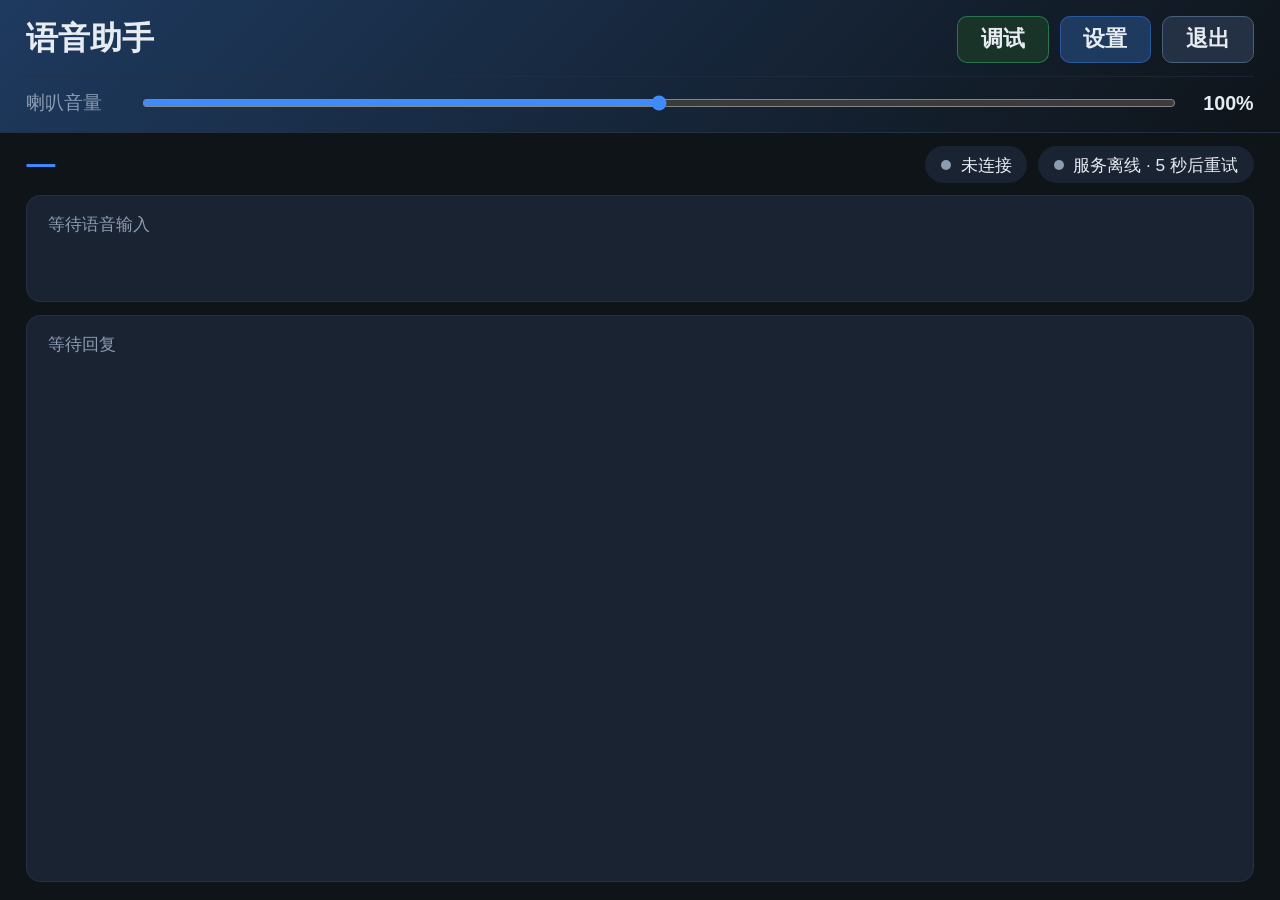
<file: agent/ui/index.html>
<!DOCTYPE html>
<html lang="zh-CN">
<head>
  <meta charset="UTF-8" />
  <meta name="viewport" content="width=device-width, initial-scale=1, maximum-scale=1, user-scalable=no" />
  <title>语音助手</title>
  <style>
    :root {
      --bg: #0f1419;
      --card: #1a2332;
      --accent: #3d8bfd;
      --ok: #3dd68c;
      --warn: #ffb020;
      --text: #e7ecf3;
      --muted: #8b9cb3;
    }
    * { box-sizing: border-box; }
    html {
      font-size: 24px;
    }
    html, body {
      margin: 0;
      height: 100%;
      overflow: hidden;
    }
    body {
      font-family: "Cantarell", "Noto Sans CJK SC", sans-serif;
      background: var(--bg);
      color: var(--text);
      display: flex;
      flex-direction: column;
    }
    header {
      flex: 0 0 auto;
      padding: 0.65rem 1.1rem;
      background: linear-gradient(135deg, #1e3a5f, #0f1419);
      border-bottom: 1px solid #243044;
    }
    .header-row {
      display: flex;
      align-items: center;
      justify-content: space-between;
      gap: 0.75rem;
    }
    .header-actions {
      display: flex;
      align-items: center;
      gap: 0.45rem;
      flex: 0 0 auto;
    }
    h1 { margin: 0; font-size: 1.35rem; font-weight: 600; }
    .exit-btn {
      flex: 0 0 auto;
      font: inherit;
      font-size: 0.9rem;
      font-weight: 600;
      padding: 0.4rem 0.95rem;
      border-radius: 10px;
      border: 1px solid #4a6078;
      background: #243044;
      color: var(--text);
      cursor: pointer;
      line-height: 1.2;
    }
    .exit-btn:hover { background: #2d3f56; }
    .exit-btn:active { background: #1a2838; }
    .settings-btn {
      flex: 0 0 auto;
      font: inherit;
      font-size: 0.9rem;
      font-weight: 600;
      padding: 0.4rem 0.95rem;
      border-radius: 10px;
      border: 1px solid #3d8bfd66;
      background: #1e3a5f;
      color: var(--text);
      cursor: pointer;
      line-height: 1.2;
    }
    .settings-btn:hover { background: #254a75; }
    .debug-btn {
      flex: 0 0 auto;
      font: inherit;
      font-size: 0.9rem;
      font-weight: 600;
      padding: 0.4rem 0.95rem;
      border-radius: 10px;
      border: 1px solid #3dd68c66;
      background: #1a3328;
      color: var(--text);
      cursor: pointer;
      line-height: 1.2;
    }
    .debug-btn:hover { background: #214032; }
    .modal.debug-modal {
      width: min(100%, 920px);
    }
    .debug-toolbar {
      display: flex;
      align-items: center;
      justify-content: space-between;
      gap: 0.75rem;
      margin-bottom: 0.65rem;
      flex-wrap: wrap;
    }
    .debug-badges {
      display: flex;
      flex-wrap: wrap;
      gap: 0.35rem;
    }
    .debug-badge {
      font-size: 0.68rem;
      padding: 0.18rem 0.45rem;
      border-radius: 999px;
      border: 1px solid #243044;
      background: #0f1419;
      color: var(--muted);
    }
    .debug-badge.ok { color: var(--ok); border-color: #3dd68c55; }
    .debug-badge.bad { color: #ff7b72; border-color: #ff7b7255; }
    .debug-pre {
      margin: 0;
      padding: 0.75rem 0.85rem;
      background: #0b1016;
      border: 1px solid #243044;
      border-radius: 12px;
      font-family: "DejaVu Sans Mono", "Consolas", monospace;
      font-size: 0.62rem;
      line-height: 1.45;
      white-space: pre-wrap;
      word-break: break-word;
      max-height: 62vh;
      overflow: auto;
      color: #d7dee8;
    }
    .debug-status {
      min-height: 1rem;
      font-size: 0.72rem;
      color: var(--muted);
      margin-bottom: 0.45rem;
    }
    .debug-audio-panel {
      margin-bottom: 0.75rem;
      padding: 0.75rem 0.85rem;
      border: 1px solid #243044;
      border-radius: 12px;
      background: #121820;
    }
    .debug-audio-panel h3 {
      margin: 0 0 0.55rem;
      font-size: 0.88rem;
      font-weight: 600;
    }
    .debug-audio-note {
      margin: 0 0 0.65rem;
      font-size: 0.68rem;
      color: var(--muted);
      line-height: 1.45;
    }
    .debug-audio-row {
      display: flex;
      flex-wrap: wrap;
      align-items: center;
      gap: 0.45rem;
      margin-bottom: 0.45rem;
    }
    .debug-audio-row label {
      display: flex;
      align-items: center;
      gap: 0.35rem;
      font-size: 0.72rem;
      color: var(--muted);
    }
    .debug-audio-row input[type="number"] {
      width: 3.2rem;
      font: inherit;
      font-size: 0.82rem;
      padding: 0.25rem 0.35rem;
      border-radius: 8px;
      border: 1px solid #243044;
      background: #0f1419;
      color: var(--text);
    }
    .debug-audio-btn {
      font: inherit;
      font-size: 0.78rem;
      font-weight: 600;
      padding: 0.35rem 0.75rem;
      border-radius: 9px;
      border: 1px solid #4a6078;
      background: #243044;
      color: var(--text);
      cursor: pointer;
    }
    .debug-audio-btn:hover { background: #2d3f56; }
    .debug-audio-btn:disabled {
      opacity: 0.45;
      cursor: not-allowed;
    }
    .debug-audio-btn.active {
      background: #4a2518;
      border-color: #ffb020;
      color: #ffd699;
    }
    .debug-audio-status {
      min-height: 1.1rem;
      font-size: 0.7rem;
      color: var(--warn);
      line-height: 1.4;
    }
    .volume-bar {
      display: flex;
      align-items: center;
      gap: 0.55rem;
      margin-top: 0.55rem;
      padding-top: 0.55rem;
      border-top: 1px solid #24304488;
    }
    .volume-bar label {
      flex: 0 0 auto;
      font-size: 0.78rem;
      color: var(--muted);
      min-width: 4.2rem;
    }
    .volume-bar input[type="range"] {
      flex: 1 1 auto;
      width: auto;
      min-width: 0;
      accent-color: var(--accent);
    }
    .volume-val {
      flex: 0 0 auto;
      font-size: 0.82rem;
      font-weight: 600;
      color: var(--text);
      min-width: 2.6rem;
      text-align: right;
    }
    .modal-backdrop {
      position: fixed;
      inset: 0;
      background: rgba(0, 0, 0, 0.55);
      display: none;
      align-items: center;
      justify-content: center;
      padding: 1rem;
      z-index: 20;
    }
    .modal-backdrop.open { display: flex; }
    .modal {
      width: min(100%, 520px);
      max-height: 90vh;
      overflow: auto;
      background: var(--card);
      border: 1px solid #243044;
      border-radius: 16px;
      padding: 1rem 1.1rem 1.1rem;
    }
    .modal h2 {
      margin: 0 0 0.85rem;
      font-size: 1.15rem;
    }
    .field {
      margin-bottom: 0.85rem;
    }
    .field label {
      display: block;
      font-size: 0.78rem;
      color: var(--muted);
      margin-bottom: 0.35rem;
    }
    .field select,
    .field input[type="range"] {
      width: 100%;
      font: inherit;
      font-size: 0.95rem;
    }
    .field select {
      padding: 0.45rem 0.55rem;
      border-radius: 10px;
      border: 1px solid #243044;
      background: #0f1419;
      color: var(--text);
    }
    .range-row {
      display: flex;
      align-items: center;
      gap: 0.55rem;
    }
    .range-val {
      min-width: 3.2rem;
      text-align: right;
      font-size: 0.82rem;
      color: var(--muted);
    }
    .modal-note {
      font-size: 0.72rem;
      color: var(--muted);
      margin: 0.2rem 0 0.85rem;
      line-height: 1.45;
    }
    .modal-actions {
      display: flex;
      justify-content: flex-end;
      gap: 0.55rem;
      margin-top: 0.35rem;
    }
    .btn-secondary,
    .btn-primary {
      font: inherit;
      font-size: 0.88rem;
      font-weight: 600;
      padding: 0.42rem 0.95rem;
      border-radius: 10px;
      cursor: pointer;
      border: 1px solid #4a6078;
    }
    .btn-secondary {
      background: #243044;
      color: var(--text);
    }
    .btn-primary {
      background: var(--accent);
      border-color: var(--accent);
      color: #fff;
    }
    .settings-status {
      min-height: 1.1rem;
      font-size: 0.72rem;
      color: var(--warn);
      margin-top: 0.35rem;
    }
    main {
      flex: 1 1 auto;
      min-height: 0;
      display: flex;
      flex-direction: column;
      padding: 0.55rem 1.1rem 0.75rem;
      overflow: hidden;
    }
    .top-bar {
      flex: 0 0 auto;
      display: flex;
      align-items: center;
      justify-content: space-between;
      gap: 0.6rem;
      margin-bottom: 0.5rem;
      min-height: 0;
    }
    .state-big {
      flex: 0 0 auto;
      font-size: 1.2rem;
      font-weight: 700;
      letter-spacing: 0.03em;
      color: var(--accent);
      white-space: nowrap;
    }
    .status-row {
      flex: 0 1 auto;
      display: flex;
      gap: 0.45rem;
      flex-wrap: wrap;
      align-items: center;
      justify-content: flex-end;
    }
    .pill {
      display: inline-flex;
      align-items: center;
      gap: 0.4rem;
      padding: 0.28rem 0.65rem;
      border-radius: 999px;
      background: var(--card);
      font-size: 0.72rem;
    }
    .dot {
      width: 10px;
      height: 10px;
      border-radius: 50%;
      background: var(--muted);
    }
    .dot.on { background: var(--ok); box-shadow: 0 0 8px var(--ok); }
    .dot.busy { background: var(--warn); box-shadow: 0 0 8px var(--warn); }
    .cards {
      flex: 1 1 auto;
      min-height: 0;
      display: flex;
      flex-direction: column;
      gap: 0.55rem;
      overflow: hidden;
    }
    .card {
      flex: 1 1 0;
      min-height: 0;
      background: var(--card);
      border-radius: 14px;
      padding: 0.65rem 0.85rem;
      border: 1px solid #243044;
      display: flex;
      flex-direction: column;
      overflow: hidden;
    }
    .card.user-card {
      flex: 0 0 auto;
      min-height: calc(1.05rem * 1.5 * 2 + 1.3rem);
    }
    .card.reply-card {
      flex: 1 1 auto;
      min-height: 0;
    }
    .card p {
      flex: 1 1 auto;
      margin: 0;
      line-height: 1.5;
      font-size: 1.05rem;
      word-break: break-word;
      overflow: hidden;
      display: -webkit-box;
      -webkit-box-orient: vertical;
    }
    .card.user-card p {
      -webkit-line-clamp: 2;
    }
    .card.reply-card p {
      font-size: 1.1rem;
      -webkit-line-clamp: 18;
    }
    .card p.hint {
      font-size: 0.72rem;
      color: var(--muted);
      white-space: nowrap;
      display: block;
      -webkit-line-clamp: unset;
      overflow: hidden;
      text-overflow: ellipsis;
    }
  </style>
</head>
<body>
  <header>
    <div class="header-row">
      <h1>语音助手</h1>
      <div class="header-actions">
        <button id="debugBtn" class="debug-btn" type="button">调试</button>
        <button id="settingsBtn" class="settings-btn" type="button">设置</button>
        <button id="exitBtn" class="exit-btn" type="button">退出</button>
      </div>
    </div>
    <div class="volume-bar">
      <label for="speakerVolMain">喇叭音量</label>
      <input id="speakerVolMain" type="range" min="0" max="100" step="1" />
      <span id="speakerVolMainVal" class="volume-val">100%</span>
    </div>
  </header>
  <div id="settingsModal" class="modal-backdrop" aria-hidden="true">
    <div class="modal" role="dialog" aria-labelledby="settingsTitle">
      <h2 id="settingsTitle">语音设置</h2>
      <p class="modal-note">输出设备随输入配置自动切换。对话进行中无法更换音频设备。</p>
      <div class="field">
        <label for="audioProfile">输入设备</label>
        <select id="audioProfile"></select>
      </div>
      <div class="field">
        <label for="voiceId">音色</label>
        <select id="voiceId"></select>
      </div>
      <div class="field">
        <label for="speed">语速</label>
        <div class="range-row">
          <input id="speed" type="range" min="0.7" max="1.4" step="0.05" />
          <span id="speedVal" class="range-val">1.0</span>
        </div>
      </div>
      <div class="field" id="usbVolField">
        <label for="usbMicVol">USB 麦克风增益</label>
        <div class="range-row">
          <input id="usbMicVol" type="range" min="8000" max="24660" step="500" />
          <span id="usbMicVolVal" class="range-val">20000</span>
        </div>
      </div>
      <div class="field">
        <label for="speakerVol">喇叭音量</label>
        <div class="range-row">
          <input id="speakerVol" type="range" min="0" max="100" step="1" />
          <span id="speakerVolVal" class="range-val">100%</span>
        </div>
      </div>
      <div class="field">
        <label for="vadThreshold">VAD 灵敏度（越高越不敏感）</label>
        <div class="range-row">
          <input id="vadThreshold" type="range" min="0.35" max="0.75" step="0.01" />
          <span id="vadThresholdVal" class="range-val">0.58</span>
        </div>
      </div>
      <div class="field">
        <label for="vadSilence">句尾静音时长（秒）</label>
        <div class="range-row">
          <input id="vadSilence" type="range" min="0.35" max="1.0" step="0.01" />
          <span id="vadSilenceVal" class="range-val">0.68</span>
        </div>
      </div>
      <div class="field">
        <label for="vadTail">句尾补录（毫秒）</label>
        <div class="range-row">
          <input id="vadTail" type="range" min="0" max="600" step="25" />
          <span id="vadTailVal" class="range-val">350</span>
        </div>
      </div>
      <div id="settingsStatus" class="settings-status"></div>
      <div class="modal-actions">
        <button id="settingsCancel" class="btn-secondary" type="button">取消</button>
        <button id="settingsSave" class="btn-primary" type="button">保存</button>
      </div>
    </div>
  </div>
  <div id="debugModal" class="modal-backdrop" aria-hidden="true">
    <div class="modal debug-modal" role="dialog" aria-labelledby="debugTitle">
      <div class="debug-toolbar">
        <h2 id="debugTitle">开发者调试</h2>
        <div class="debug-badges" id="debugBadges"></div>
      </div>
      <p class="modal-note">Orchestrator / 音频 / ASR / TTS / LLM / 进程 / 系统 / 日志尾部。仅供开发排查。</p>
      <div class="debug-audio-panel">
        <h3>音频调试（绕过 ASR/TTS）</h3>
        <p class="debug-audio-note">录音/回放/直通会暂时暂停语音助手聆听，完成后自动恢复。</p>
        <div class="debug-audio-row">
          <label>时长(秒)<input id="debugRecSec" type="number" min="1" max="30" value="5" /></label>
          <button id="debugRecBtn" class="debug-audio-btn" type="button">录音</button>
          <button id="debugPlayBtn" class="debug-audio-btn" type="button">回放</button>
          <button id="debugPassBtn" class="debug-audio-btn" type="button">直通对话</button>
        </div>
        <div id="debugAudioStatus" class="debug-audio-status"></div>
      </div>
      <div id="debugStatus" class="debug-status">点击「刷新」获取最新信息。</div>
      <pre id="debugBody" class="debug-pre">（尚未加载）</pre>
      <div class="modal-actions">
        <button id="debugCopy" class="btn-secondary" type="button">复制</button>
        <button id="debugRefresh" class="btn-secondary" type="button">刷新</button>
        <button id="debugClose" class="btn-primary" type="button">关闭</button>
      </div>
    </div>
  </div>
  <main>
    <div class="top-bar">
      <div id="state" class="state-big">—</div>
      <div class="status-row">
        <span class="pill"><span id="wsDot" class="dot"></span><span id="wsLabel">连接中…</span></span>
        <span class="pill"><span id="svcDot" class="dot"></span><span id="svcLabel">服务检测中…</span></span>
      </div>
    </div>
    <div class="cards">
      <div class="card user-card">
        <p id="asr" class="hint">等待语音输入</p>
      </div>
      <div class="card reply-card">
        <p id="reply" class="hint">等待回复</p>
      </div>
    </div>
  </main>
  <script>
    const WS_HOST = location.hostname || "127.0.0.1";
    const WS_URL = `ws://${WS_HOST}:8765/ws`;
    const stateEl = document.getElementById("state");
    const asrEl = document.getElementById("asr");
    const replyEl = document.getElementById("reply");
    const wsDot = document.getElementById("wsDot");
    const wsLabel = document.getElementById("wsLabel");
    const svcDot = document.getElementById("svcDot");
    const svcLabel = document.getElementById("svcLabel");
    const settingsBtn = document.getElementById("settingsBtn");
    const debugBtn = document.getElementById("debugBtn");
    const debugModal = document.getElementById("debugModal");
    const debugBody = document.getElementById("debugBody");
    const debugStatus = document.getElementById("debugStatus");
    const debugBadges = document.getElementById("debugBadges");
    const debugRefresh = document.getElementById("debugRefresh");
    const debugClose = document.getElementById("debugClose");
    const debugCopy = document.getElementById("debugCopy");
    const debugRecSec = document.getElementById("debugRecSec");
    const debugRecBtn = document.getElementById("debugRecBtn");
    const debugPlayBtn = document.getElementById("debugPlayBtn");
    const debugPassBtn = document.getElementById("debugPassBtn");
    const debugAudioStatus = document.getElementById("debugAudioStatus");
    const settingsModal = document.getElementById("settingsModal");
    const settingsCancel = document.getElementById("settingsCancel");
    const settingsSave = document.getElementById("settingsSave");
    const settingsStatus = document.getElementById("settingsStatus");
    const audioProfileEl = document.getElementById("audioProfile");
    const voiceIdEl = document.getElementById("voiceId");
    const speedEl = document.getElementById("speed");
    const speedValEl = document.getElementById("speedVal");
    const usbVolField = document.getElementById("usbVolField");
    const usbMicVolEl = document.getElementById("usbMicVol");
    const usbMicVolValEl = document.getElementById("usbMicVolVal");
    const speakerVolMainEl = document.getElementById("speakerVolMain");
    const speakerVolMainValEl = document.getElementById("speakerVolMainVal");
    const speakerVolEl = document.getElementById("speakerVol");
    const speakerVolValEl = document.getElementById("speakerVolVal");
    const vadThresholdEl = document.getElementById("vadThreshold");
    const vadThresholdValEl = document.getElementById("vadThresholdVal");
    const vadSilenceEl = document.getElementById("vadSilence");
    const vadSilenceValEl = document.getElementById("vadSilenceVal");
    const vadTailEl = document.getElementById("vadTail");
    const vadTailValEl = document.getElementById("vadTailVal");

    let wsRef = null;
    let settingsDraft = null;
    let speakerSaveTimer = null;
    let speakerSyncLock = false;
    let debugAudioBusy = false;
    let debugPassthrough = false;

    const STATE_ZH = {
      IDLE: "空闲",
      LISTEN: "聆听中",
      ASR: "识别中",
      LLM: "思考中",
      TTS: "播放中",
    };

    let llmBuf = "";

    function setContent(el, text, isHint) {
      el.textContent = text;
      el.classList.toggle("hint", !!isHint);
    }

    function setWs(on, text) {
      wsDot.className = "dot" + (on ? " on" : "");
      wsLabel.textContent = text;
    }

    function setSvc(on, text) {
      svcDot.className = "dot" + (on ? " on" : on === "busy" ? " busy" : "");
      if (on === "busy") svcDot.className = "dot busy";
      svcLabel.textContent = text;
    }

    document.getElementById("exitBtn").addEventListener("click", () => {
      window.close();
      setTimeout(() => { window.location.href = "about:blank"; }, 150);
    });

    function bindRange(input, label, fmt = (v) => v) {
      input.addEventListener("input", () => {
        label.textContent = fmt(input.value);
      });
    }
    bindRange(speedEl, speedValEl, (v) => Number(v).toFixed(2));
    bindRange(usbMicVolEl, usbMicVolValEl);
    bindRange(vadThresholdEl, vadThresholdValEl, (v) => Number(v).toFixed(2));
    bindRange(vadSilenceEl, vadSilenceValEl, (v) => Number(v).toFixed(2));
    bindRange(vadTailEl, vadTailValEl);
    bindRange(speakerVolMainEl, speakerVolMainValEl, (v) => `${Number(v)}%`);
    bindRange(speakerVolEl, speakerVolValEl, (v) => `${Number(v)}%`);

    function setSpeakerVolumeUi(value) {
      const v = Number(value);
      speakerSyncLock = true;
      speakerVolMainEl.value = v;
      speakerVolMainValEl.textContent = `${v}%`;
      speakerVolEl.value = v;
      speakerVolValEl.textContent = `${v}%`;
      speakerSyncLock = false;
    }

    function queueSpeakerVolumeSave(value) {
      if (speakerSaveTimer) clearTimeout(speakerSaveTimer);
      speakerSaveTimer = setTimeout(() => {
        if (!wsRef || wsRef.readyState !== WebSocket.OPEN) return;
        wsRef.send(JSON.stringify({
          type: "settings_set",
          patch: { speaker_volume: Number(value) },
        }));
      }, 350);
    }

    function onSpeakerVolumeInput(value) {
      if (speakerSyncLock) return;
      setSpeakerVolumeUi(value);
      queueSpeakerVolumeSave(value);
    }

    speakerVolMainEl.addEventListener("input", (ev) => onSpeakerVolumeInput(ev.target.value));
    speakerVolEl.addEventListener("input", (ev) => onSpeakerVolumeInput(ev.target.value));

    function openSettings() {
      settingsStatus.textContent = "";
      settingsModal.classList.add("open");
      settingsModal.setAttribute("aria-hidden", "false");
      if (wsRef && wsRef.readyState === WebSocket.OPEN) {
        wsRef.send(JSON.stringify({ type: "settings_get" }));
      }
    }

    function closeSettings() {
      settingsModal.classList.remove("open");
      settingsModal.setAttribute("aria-hidden", "true");
    }

    function setDebugAudioUi() {
      debugRecBtn.disabled = debugAudioBusy || debugPassthrough;
      debugPlayBtn.disabled = debugAudioBusy || debugPassthrough;
      debugPassBtn.disabled = debugAudioBusy;
      debugPassBtn.textContent = debugPassthrough ? "停止直通" : "直通对话";
      debugPassBtn.classList.toggle("active", debugPassthrough);
    }

    function sendDebugAudio(action, extra = {}) {
      if (!wsRef || wsRef.readyState !== WebSocket.OPEN) {
        debugAudioStatus.textContent = "未连接语音服务。";
        return;
      }
      debugAudioBusy = action === "record";
      setDebugAudioUi();
      debugAudioStatus.textContent = action === "record"
        ? `录音中（${extra.seconds || 5}s）…`
        : action === "play"
          ? "回放中…"
          : action === "passthrough_start"
            ? "正在开启直通…"
            : action === "passthrough_stop"
              ? "正在停止直通…"
              : "处理中…";
      wsRef.send(JSON.stringify({ type: "debug_audio", action, ...extra }));
    }

    function applyDebugAudioResult(msg) {
      debugAudioBusy = false;
      debugPassthrough = !!msg.passthrough;
      setDebugAudioUi();
      if (msg.message) {
        debugAudioStatus.textContent = msg.message;
      } else if (!msg.ok) {
        debugAudioStatus.textContent = msg.error || "操作失败";
      }
      if (msg.analysis && msg.analysis.lines) {
        debugAudioStatus.textContent += " · " + (msg.analysis.verdict || msg.analysis.summary || "");
      }
    }

    function openDebug() {
      debugModal.classList.add("open");
      debugModal.setAttribute("aria-hidden", "false");
      refreshDebug();
    }

    function closeDebug() {
      debugModal.classList.remove("open");
      debugModal.setAttribute("aria-hidden", "true");
    }

    function renderDebugBadges(snap) {
      debugBadges.innerHTML = "";
      const add = (label, ok) => {
        const el = document.createElement("span");
        el.className = "debug-badge " + (ok ? "ok" : "bad");
        el.textContent = label;
        debugBadges.appendChild(el);
      };
      const agent = snap.agent || {};
      const proc = snap.processes || {};
      const llm = snap.llm || {};
      add(`状态 ${agent.state || "?"}`, agent.state === "LISTEN" || agent.state === "IDLE");
      add(`arecord ${proc.arecord ? "OK" : "OFF"}`, !!proc.arecord);
      add(`LLM ${llm.ping_ok ? "OK" : "FAIL"}`, !!llm.ping_ok);
      add(`orch ${proc.orchestrator ? "OK" : "OFF"}`, !!proc.orchestrator);
    }

    function fillDebugSnapshot(snap) {
      debugBody.textContent = snap.text || "（无文本输出）";
      debugStatus.textContent = `更新时间：${snap.generated_at || "未知"}`;
      renderDebugBadges(snap);
      if (snap.debug_audio) {
        debugPassthrough = !!snap.debug_audio.passthrough;
        setDebugAudioUi();
      }
    }

    function refreshDebug() {
      if (!wsRef || wsRef.readyState !== WebSocket.OPEN) {
        debugStatus.textContent = "未连接语音服务，无法获取调试信息。";
        return;
      }
      debugStatus.textContent = "加载中…";
      wsRef.send(JSON.stringify({ type: "debug_get" }));
    }

    function fillSettings(snap) {
      settingsDraft = snap;
      audioProfileEl.innerHTML = "";
      (snap.audio_profiles || []).forEach((p) => {
        const opt = document.createElement("option");
        opt.value = p.id;
        opt.textContent = p.label;
        audioProfileEl.appendChild(opt);
      });
      audioProfileEl.value = snap.audio_profile || "auto";
      audioProfileEl.disabled = snap.can_change_audio === false;

      voiceIdEl.innerHTML = "";
      (snap.voices || []).forEach((v) => {
        const opt = document.createElement("option");
        opt.value = v.id;
        opt.textContent = v.available ? v.label : `${v.label}（未安装）`;
        opt.disabled = !v.available;
        voiceIdEl.appendChild(opt);
      });
      voiceIdEl.value = snap.voice_id || "baker";

      speedEl.min = snap.speed_min || 0.7;
      speedEl.max = snap.speed_max || 1.4;
      speedEl.value = snap.speed || 1.0;
      speedValEl.textContent = Number(speedEl.value).toFixed(2);

      const showUsb = snap.usb_mic_supported || snap.active_audio_profile === "fy_sp701";
      usbVolField.style.display = showUsb ? "block" : "none";
      usbMicVolEl.max = snap.usb_mic_volume_max || 24660;
      usbMicVolEl.value = snap.usb_mic_volume || 20000;
      usbMicVolValEl.textContent = usbMicVolEl.value;

      const speakerVol = snap.speaker_volume ?? 100;
      setSpeakerVolumeUi(speakerVol);

      const vad = snap.vad || {};
      vadThresholdEl.value = vad.threshold ?? 0.58;
      vadThresholdValEl.textContent = Number(vadThresholdEl.value).toFixed(2);
      vadSilenceEl.value = vad.min_silence_duration ?? 0.68;
      vadSilenceValEl.textContent = Number(vadSilenceEl.value).toFixed(2);
      vadTailEl.value = vad.speech_tail_pad_ms ?? 350;
      vadTailValEl.textContent = vadTailEl.value;
    }

    function collectPatch() {
      return {
        audio_profile: audioProfileEl.value,
        voice_id: voiceIdEl.value,
        speed: Number(speedEl.value),
        usb_mic_volume: Number(usbMicVolEl.value),
        speaker_volume: Number(speakerVolEl.value),
        vad: {
          threshold: Number(vadThresholdEl.value),
          min_silence_duration: Number(vadSilenceEl.value),
          speech_tail_pad_ms: Number(vadTailEl.value),
        },
      };
    }

    settingsBtn.addEventListener("click", openSettings);
    debugBtn.addEventListener("click", openDebug);
    settingsCancel.addEventListener("click", closeSettings);
    debugClose.addEventListener("click", closeDebug);
    debugRefresh.addEventListener("click", refreshDebug);
    debugCopy.addEventListener("click", async () => {
      try {
        await navigator.clipboard.writeText(debugBody.textContent || "");
        debugStatus.textContent = "已复制到剪贴板。";
      } catch {
        debugStatus.textContent = "复制失败，请手动选择文本。";
      }
    });
    debugRecBtn.addEventListener("click", () => {
      const seconds = Math.max(1, Math.min(30, Number(debugRecSec.value) || 5));
      debugRecSec.value = String(seconds);
      sendDebugAudio("record", { seconds });
    });
    debugPlayBtn.addEventListener("click", () => sendDebugAudio("play"));
    debugPassBtn.addEventListener("click", () => {
      sendDebugAudio(debugPassthrough ? "passthrough_stop" : "passthrough_start");
    });
    setDebugAudioUi();
    settingsModal.addEventListener("click", (ev) => {
      if (ev.target === settingsModal) closeSettings();
    });
    debugModal.addEventListener("click", (ev) => {
      if (ev.target === debugModal) closeDebug();
    });
    settingsSave.addEventListener("click", () => {
      if (!wsRef || wsRef.readyState !== WebSocket.OPEN) {
        settingsStatus.textContent = "未连接语音服务，无法保存。";
        return;
      }
      settingsStatus.textContent = "保存中…";
      wsRef.send(JSON.stringify({ type: "settings_set", patch: collectPatch() }));
    });

    function connect() {
      const ws = new WebSocket(WS_URL);
      wsRef = ws;
      ws.onopen = () => {
        setWs(true, "已连接");
        setSvc(true, "语音服务正常");
        ws.send(JSON.stringify({ type: "settings_get" }));
      };
      ws.onclose = () => {
        setWs(false, "未连接");
        setSvc(false, "服务离线 · 5 秒后重试");
        setTimeout(connect, 5000);
      };
      ws.onerror = () => setWs(false, "连接错误");
      ws.onmessage = (ev) => {
        let msg;
        try { msg = JSON.parse(ev.data); } catch { return; }
        if (msg.type === "state" && msg.value) {
          stateEl.textContent = STATE_ZH[msg.value] || msg.value;
          setSvc(msg.value !== "IDLE" ? "busy" : true, msg.value === "IDLE" ? "语音服务正常" : "对话进行中");
        }
        if (msg.type === "asr_final" && msg.text) {
          setContent(asrEl, msg.text, false);
          llmBuf = "";
          setContent(replyEl, "…", false);
        }
        if (msg.type === "asr_partial" && msg.text) setContent(asrEl, msg.text + " …", false);
        if (msg.type === "llm_token" && msg.text) {
          llmBuf += msg.text;
          setContent(replyEl, llmBuf, false);
        }
        if (msg.type === "reply_final" && msg.text) {
          llmBuf = msg.text;
          setContent(replyEl, msg.text, false);
        }
        if (msg.type === "settings_snapshot") {
          fillSettings(msg);
          if (msg.state) {
            stateEl.textContent = STATE_ZH[msg.state] || msg.state;
          }
        }
        if (msg.type === "settings_applied") {
          if (msg.ok) {
            settingsStatus.textContent = msg.restart_vad
              ? "已保存，音频参数已热更新。"
              : "已保存。";
            fillSettings(msg);
            setTimeout(closeSettings, 700);
          } else if ((msg.errors || []).includes("busy")) {
            settingsStatus.textContent = "对话进行中，请稍后再切换音频设备。";
            fillSettings(msg);
          } else {
            settingsStatus.textContent = "保存失败，请重试。";
          }
        }
        if (msg.type === "voice_settings") {
          if (settingsModal.classList.contains("open") && wsRef) {
            wsRef.send(JSON.stringify({ type: "settings_get" }));
          }
        }
        if (msg.type === "debug_snapshot") {
          fillDebugSnapshot(msg);
        }
        if (msg.type === "debug_audio_result") {
          applyDebugAudioResult(msg);
        }
      };
    }
    connect();
  </script>
</body>
</html>
</file>
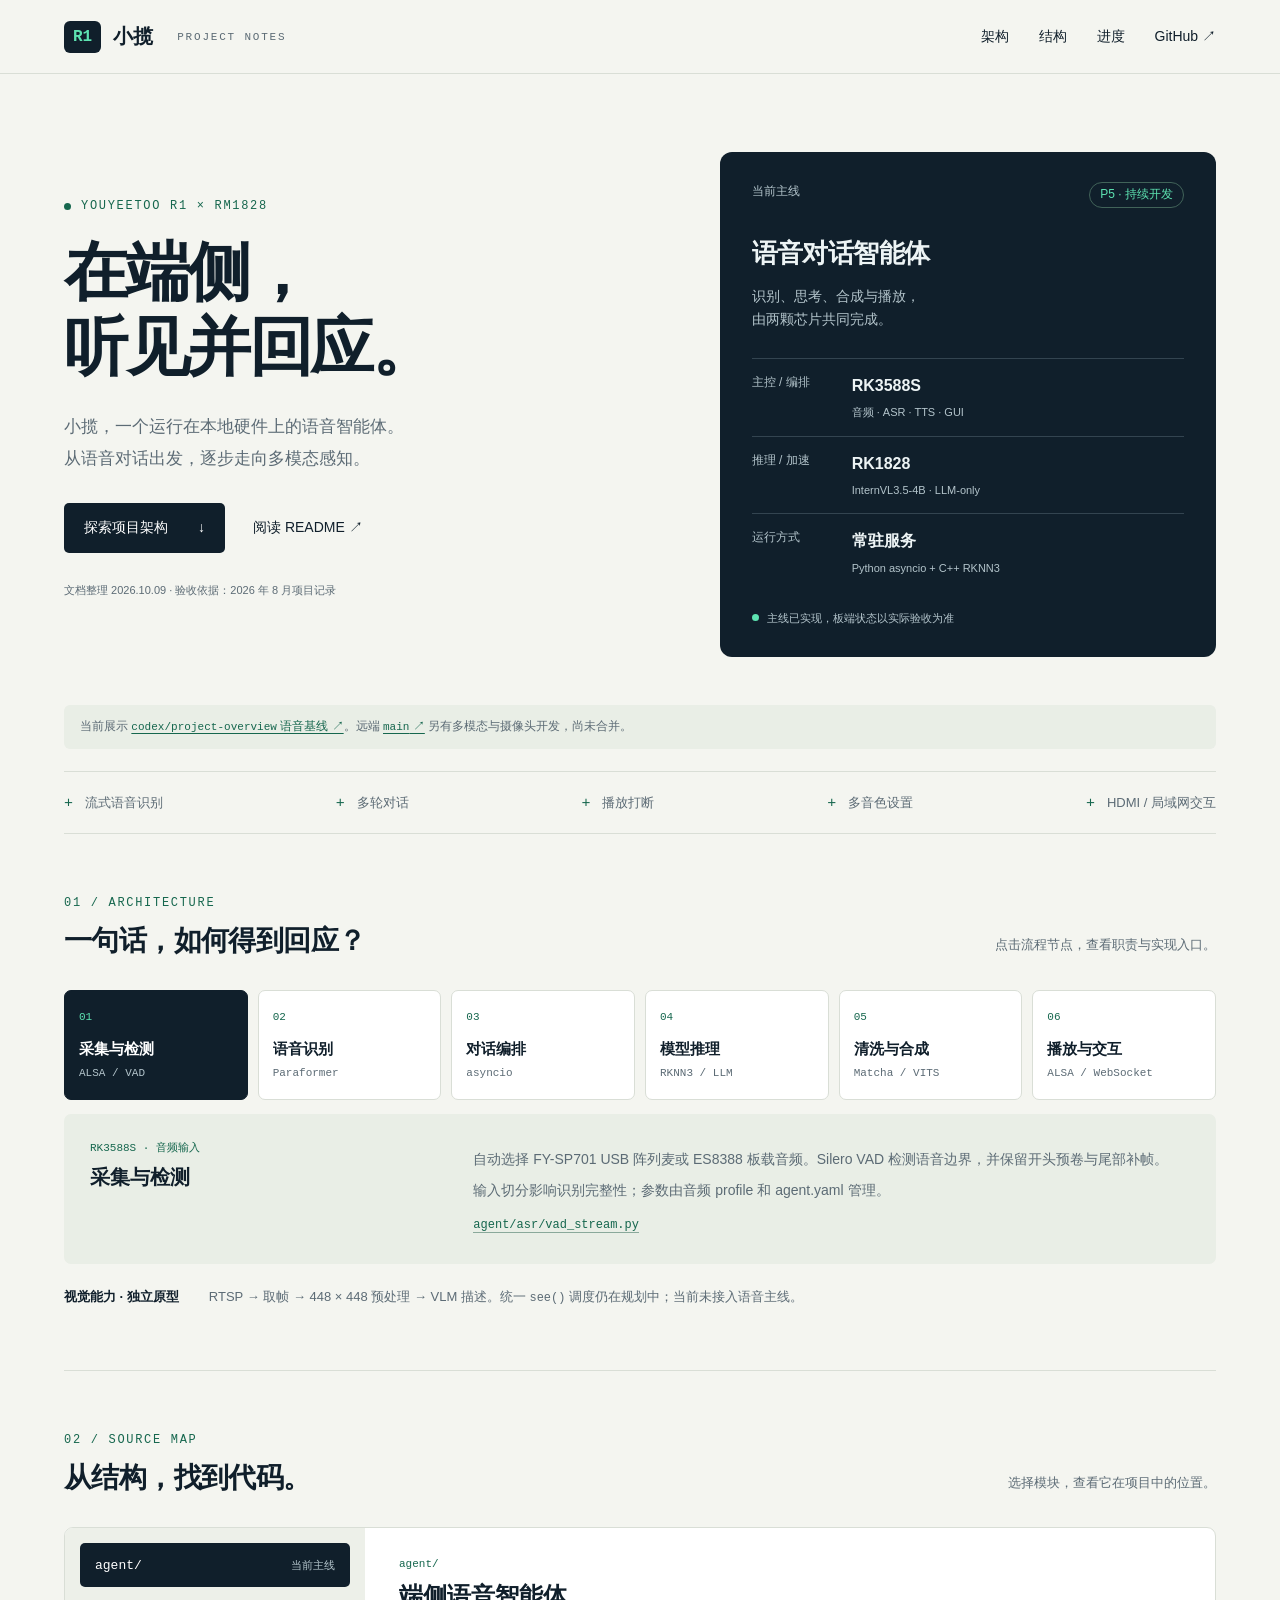
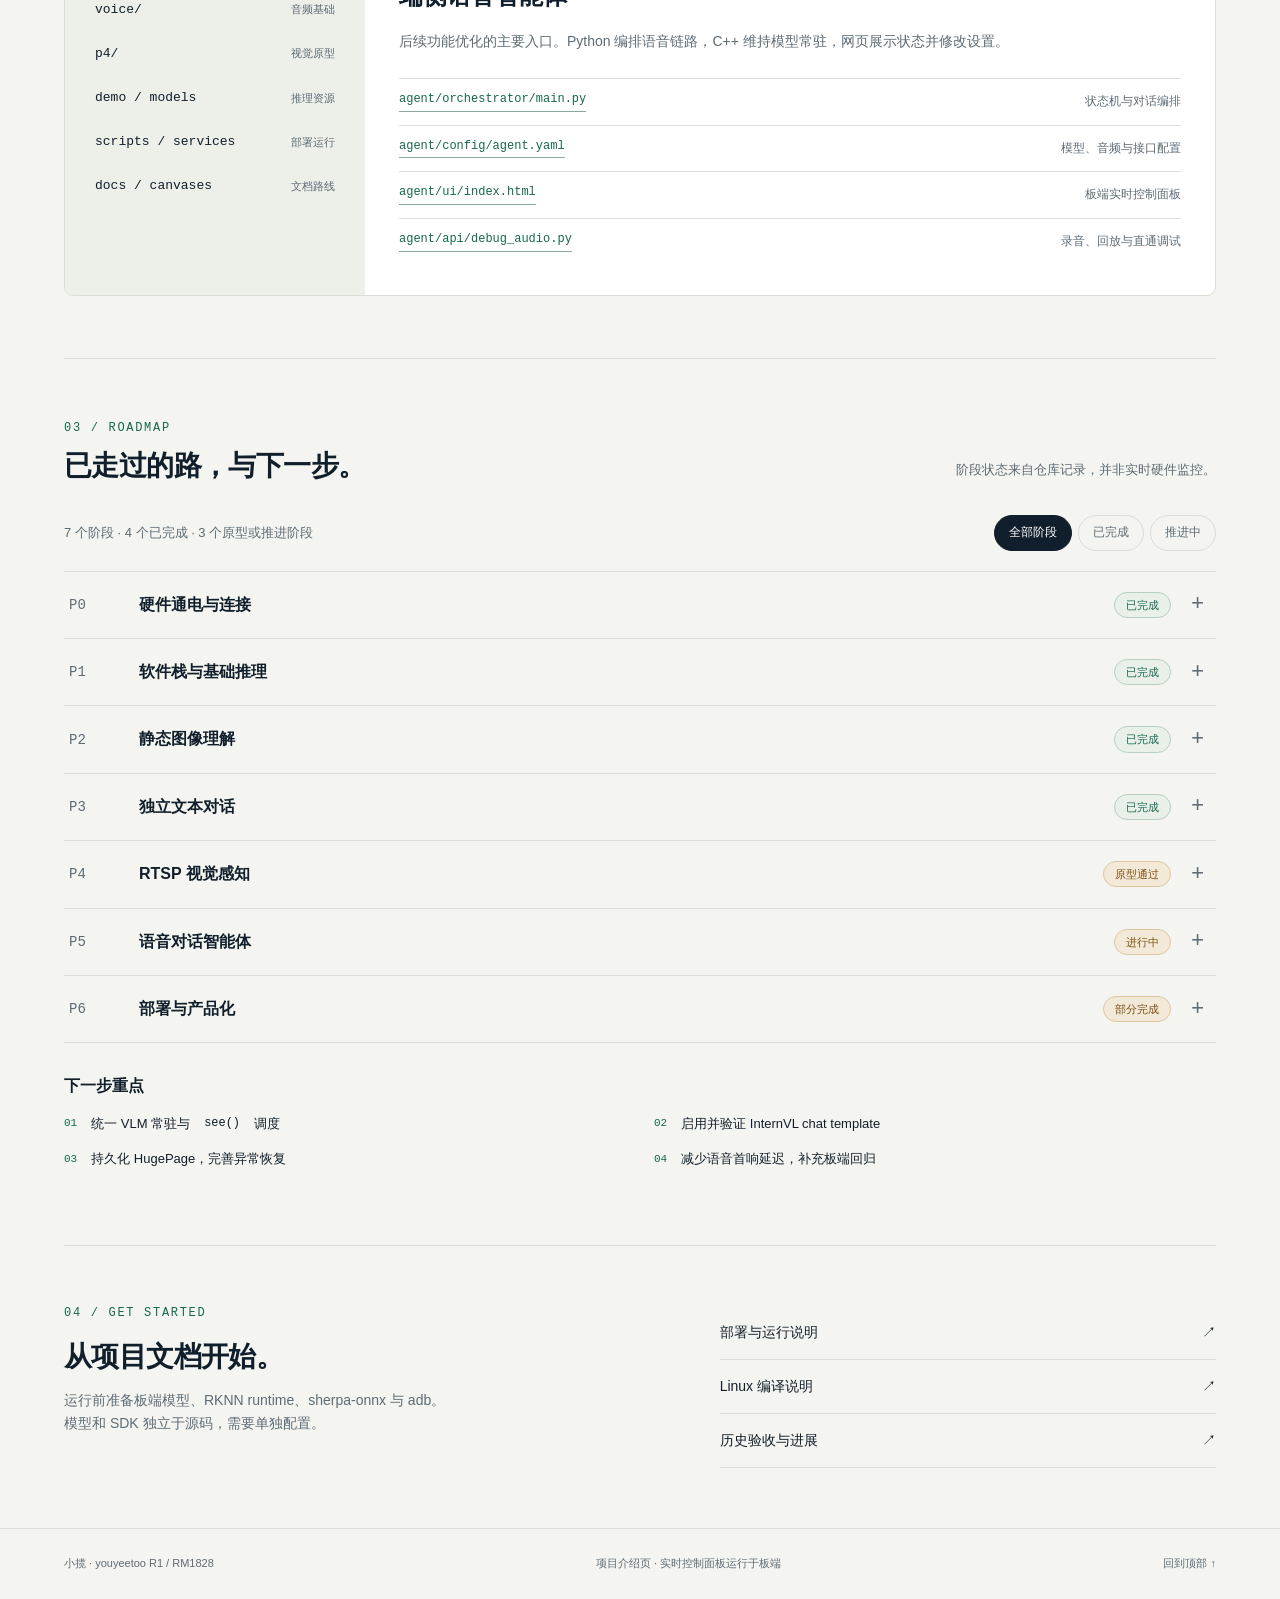
<file: docs/site/index.html>
<!doctype html>
<html lang="zh-CN">
<head>
  <meta charset="utf-8">
  <meta name="viewport" content="width=device-width,initial-scale=1">
  <meta name="description" content="小揽：基于 youyeetoo R1 与 RK1828 的端侧语音智能体，探索项目架构、模块与开发进度。">
  <meta name="theme-color" content="#101f2b">
  <title>小揽 · R1 端侧智能体 | 项目与进度</title>
  <link rel="icon" type="image/svg+xml" href="data:image/svg+xml,%3Csvg xmlns='http://www.w3.org/2000/svg' viewBox='0 0 32 32'%3E%3Crect width='32' height='32' rx='8' fill='%23101f2b'/%3E%3Cpath d='M8 10v12m8-16v20m8-16v12' stroke='%235de3b1' stroke-width='3' stroke-linecap='round'/%3E%3C/svg%3E">
  <link rel="stylesheet" href="style.css">
  <script src="data.js" defer></script>
  <script src="app.js" defer></script>
</head>
<body>
<a class="skip" href="#main">跳到项目内容</a>
<header class="top"><a class="brand" href="#overview"><span class="mark">R1</span> 小揽 <span class="brand-sub">PROJECT NOTES</span></a><nav aria-label="主要导航"><a href="#architecture">架构</a><a href="#modules">结构</a><a href="#progress">进度</a><a id="repo-top" href="https://github.com/xiaolaohu123wf/youyeetoo3588s_vlm">GitHub ↗</a></nav></header>
<main id="main">
<section class="hero" id="overview">
  <div class="hero-copy"><p class="eyebrow"><span class="dot"></span> YOUYEETOO R1 × RM1828</p><h1>在端侧，<br>听见并回应。</h1><p class="intro">小揽，一个运行在本地硬件上的语音智能体。<br>从语音对话出发，逐步走向多模态感知。</p><div class="hero-actions"><a class="primary" href="#architecture">探索项目架构 <span>↓</span></a><a class="text-link" href="https://github.com/xiaolaohu123wf/youyeetoo3588s_vlm/blob/codex/project-overview/README.md">阅读 README ↗</a></div><p class="date-note">文档整理 <time datetime="2026-10-09">2026.10.09</time> · 验收依据：2026 年 8 月项目记录</p></div>
  <aside class="brief" aria-label="项目概况"><div class="brief-head"><span>当前主线</span><span class="status">P5 · 持续开发</span></div><h2>语音对话智能体</h2><p>识别、思考、合成与播放，<br>由两颗芯片共同完成。</p><dl><div><dt>主控 / 编排</dt><dd>RK3588S <small>音频 · ASR · TTS · GUI</small></dd></div><div><dt>推理 / 加速</dt><dd>RK1828 <small>InternVL3.5-4B · LLM-only</small></dd></div><div><dt>运行方式</dt><dd>常驻服务 <small>Python asyncio + C++ RKNN3</small></dd></div></dl><div class="brief-foot"><span class="dot"></span> 主线已实现，板端状态以实际验收为准</div></aside>
</section>
<p class="branch-note">当前展示 <a href="https://github.com/xiaolaohu123wf/youyeetoo3588s_vlm/tree/codex/project-overview"><code>codex/project-overview</code> 语音基线 ↗</a>。远端 <a href="https://github.com/xiaolaohu123wf/youyeetoo3588s_vlm/tree/main"><code>main</code> ↗</a> 另有多模态与摄像头开发，尚未合并。</p>
<div class="cap-strip"><span>流式语音识别</span><span>多轮对话</span><span>播放打断</span><span>多音色设置</span><span>HDMI / 局域网交互</span></div>
<section id="architecture" class="section"><div class="section-head"><div><p class="eyebrow">01 / ARCHITECTURE</p><h2>一句话，如何得到回应？</h2></div><p>点击流程节点，查看职责与实现入口。</p></div><div class="pipeline" id="pipeline" role="group" aria-label="语音流程节点"></div><div class="detail" id="node-detail" aria-live="polite"></div><div class="architecture-note"><strong>视觉能力 · 独立原型</strong><p>RTSP → 取帧 → 448 × 448 预处理 → VLM 描述。统一 <code>see()</code> 调度仍在规划中；当前未接入语音主线。</p></div></section>
<section id="modules" class="section"><div class="section-head"><div><p class="eyebrow">02 / SOURCE MAP</p><h2>从结构，找到代码。</h2></div><p>选择模块，查看它在项目中的位置。</p></div><div class="module-layout"><div id="module-list" class="module-list" role="group" aria-label="项目模块"></div><article id="module-detail" class="module-detail" aria-live="polite"></article></div></section>
<section id="progress" class="section"><div class="section-head"><div><p class="eyebrow">03 / ROADMAP</p><h2>已走过的路，与下一步。</h2></div><p>阶段状态来自仓库记录，并非实时硬件监控。</p></div><div class="progress-head"><p id="progress-summary"></p><div class="filters" role="group" aria-label="筛选阶段"><button class="active" type="button" data-filter="all" aria-pressed="true">全部阶段</button><button type="button" data-filter="done" aria-pressed="false">已完成</button><button type="button" data-filter="open" aria-pressed="false">推进中</button></div></div><div id="stages" class="stages"></div><p id="empty" hidden>没有匹配的阶段。</p><div class="next"><h3>下一步重点</h3><ul><li><span>01</span>统一 VLM 常驻与 <code>see()</code> 调度</li><li><span>02</span>启用并验证 InternVL chat template</li><li><span>03</span>持久化 HugePage，完善异常恢复</li><li><span>04</span>减少语音首响延迟，补充板端回归</li></ul></div></section>
<section class="getting"><div><p class="eyebrow">04 / GET STARTED</p><h2>从项目文档开始。</h2><p>运行前准备板端模型、RKNN runtime、sherpa-onnx 与 adb。<br>模型和 SDK 独立于源码，需要单独配置。</p></div><div class="getting-links"><a href="https://github.com/xiaolaohu123wf/youyeetoo3588s_vlm/blob/codex/project-overview/README.md">部署与运行说明 <span>↗</span></a><a href="https://github.com/xiaolaohu123wf/youyeetoo3588s_vlm/blob/codex/project-overview/agent/docs/BUILD_LINUX.md">Linux 编译说明 <span>↗</span></a><a href="https://github.com/xiaolaohu123wf/youyeetoo3588s_vlm/blob/codex/project-overview/PROGRESS.md">历史验收与进展 <span>↗</span></a></div></section>
</main><footer><span>小揽 · youyeetoo R1 / RM1828</span><span>项目介绍页 · 实时控制面板运行于板端</span><a href="#overview">回到顶部 ↑</a></footer>
<noscript><p class="no-js">交互式架构与阶段详情需要 JavaScript。完整内容也可在 <a href="https://github.com/xiaolaohu123wf/youyeetoo3588s_vlm/blob/codex/project-overview/README.md">README</a> 中阅读。</p></noscript>
</body>
</html>
</file>
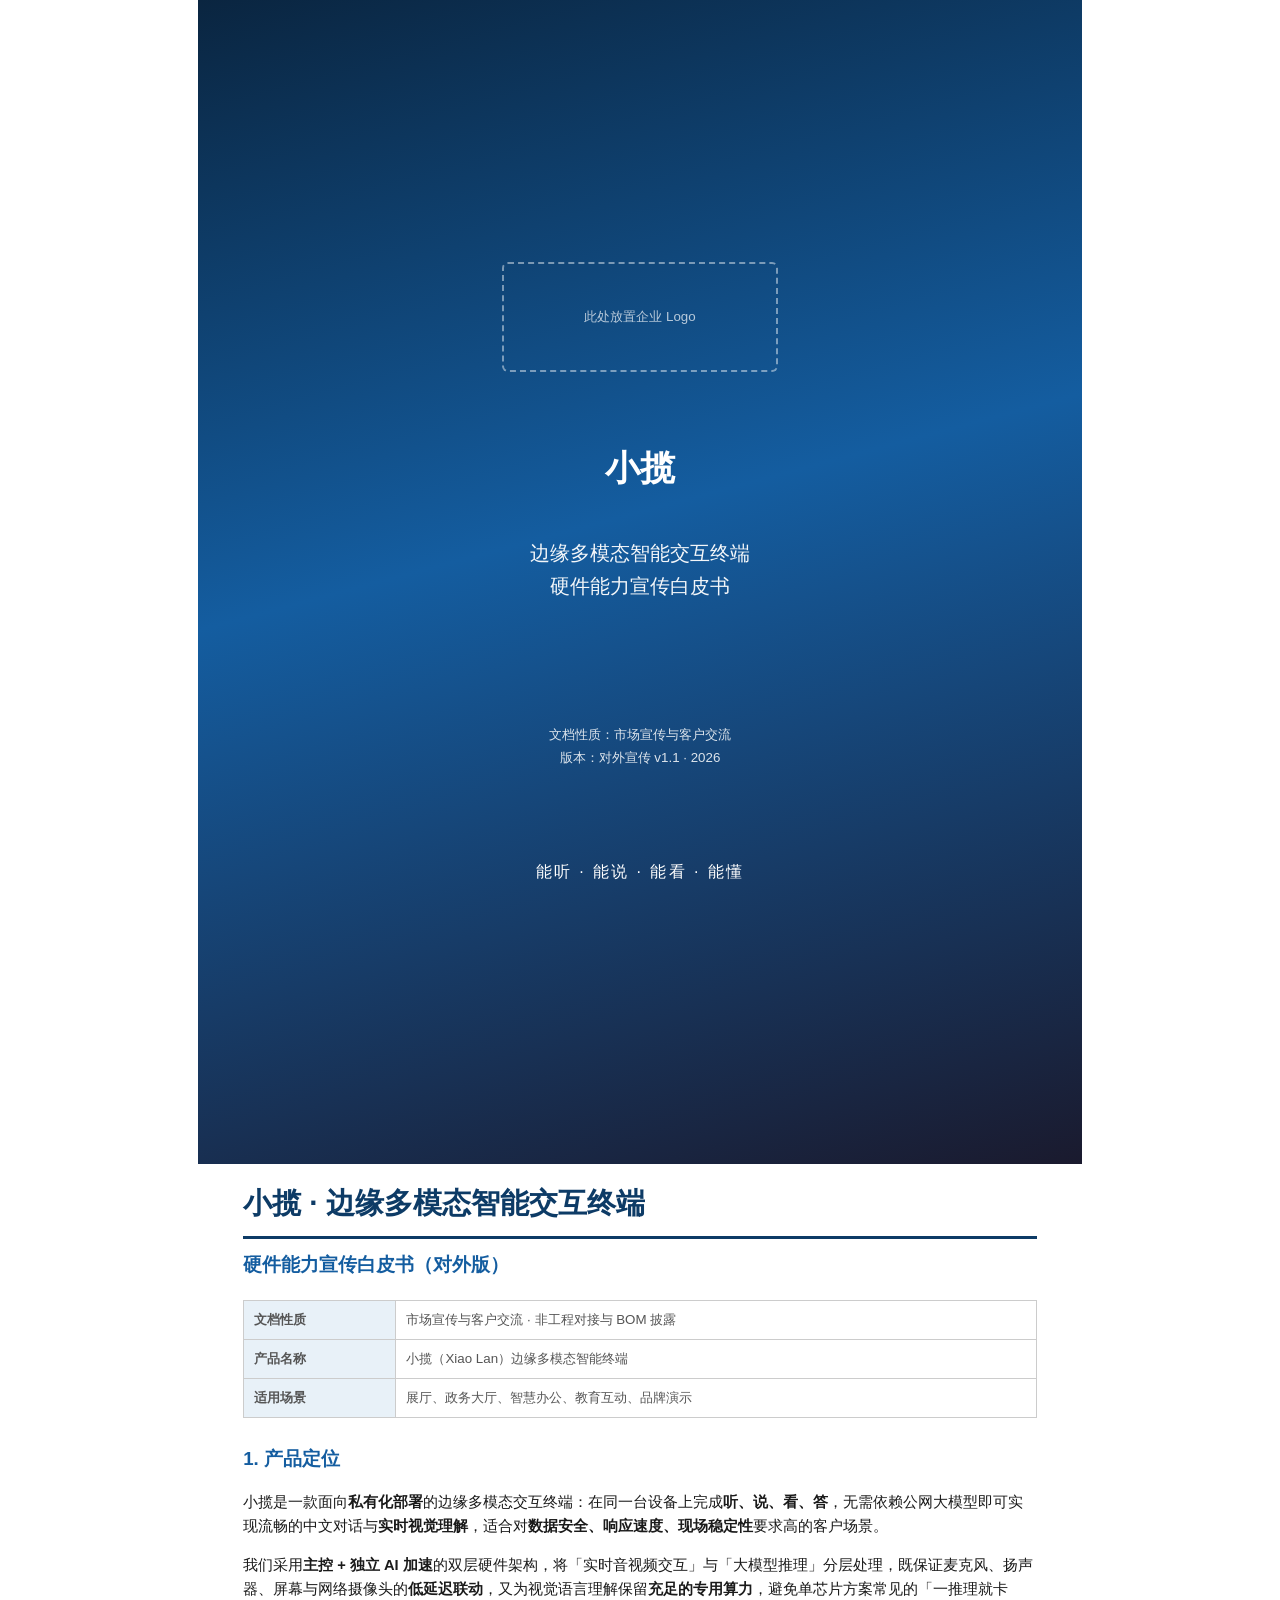
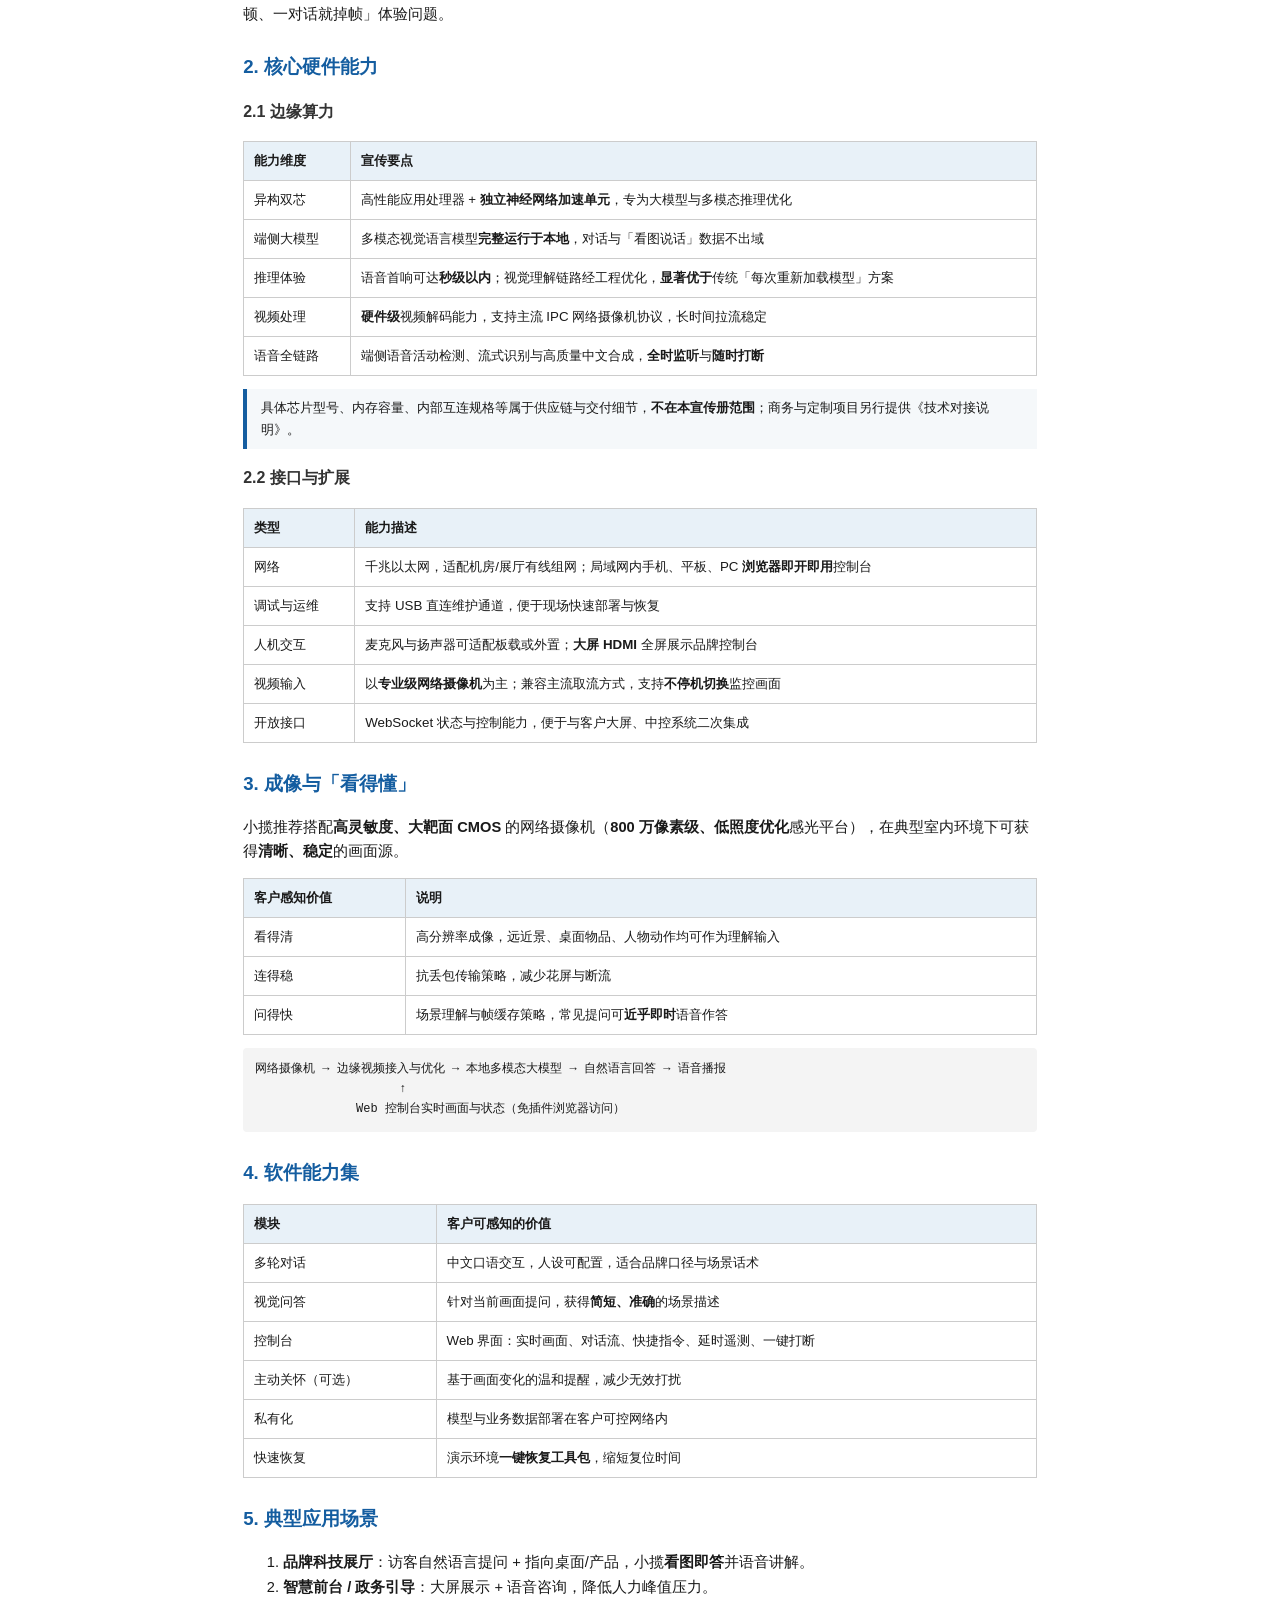
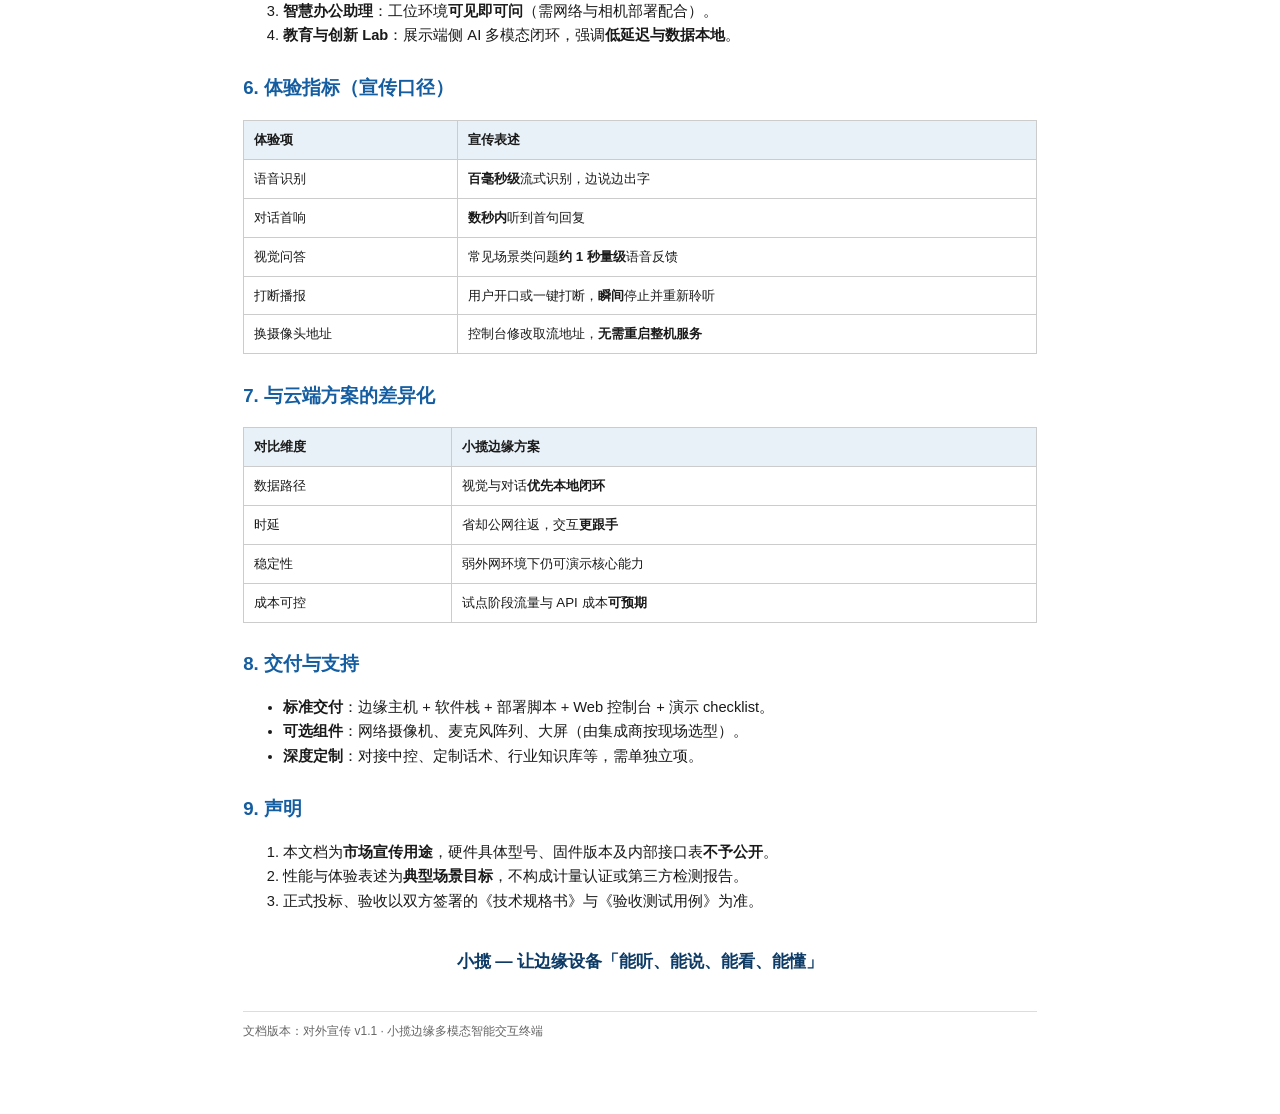
<file: agent/docs/HARDWARE_WHITEPAPER_MARKETING.html>
<!DOCTYPE html>
<html lang="zh-CN">
<head>
  <meta charset="UTF-8" />
  <title>小揽 · 边缘多模态智能交互终端 — 硬件能力宣传白皮书</title>
  <style>
    @page { size: A4; margin: 18mm 18mm 22mm 18mm; }
    body {
      font-family: "Microsoft YaHei", "PingFang SC", "SimHei", sans-serif;
      font-size: 11pt;
      line-height: 1.65;
      color: #1a1a1a;
      max-width: 210mm;
      margin: 0 auto;
      padding: 0 12mm 16mm;
    }
    .cover {
      min-height: 260mm;
      display: flex;
      flex-direction: column;
      justify-content: center;
      align-items: center;
      text-align: center;
      page-break-after: always;
      background: linear-gradient(165deg, #0a2540 0%, #145da0 45%, #1a1a2e 100%);
      color: #fff;
      margin: 0 -12mm;
      padding: 24mm 20mm;
    }
    .cover .logo-slot {
      width: 72mm; height: 28mm; border: 2px dashed rgba(255,255,255,0.45);
      border-radius: 6px; display: flex; align-items: center; justify-content: center;
      font-size: 10pt; color: rgba(255,255,255,0.7); margin-bottom: 18mm;
    }
    .cover h1 { font-size: 26pt; color: #fff; border: none; margin: 0 0 12px; }
    .cover .subtitle { font-size: 15pt; font-weight: normal; opacity: 0.95; margin-bottom: 28mm; }
    .cover .cover-meta { font-size: 10pt; line-height: 1.8; opacity: 0.85; }
    .cover .cover-tag { margin-top: 20mm; font-size: 12pt; letter-spacing: 0.15em; }
    .content-start { padding-top: 4mm; }
    .print-header, .print-footer {
      display: none;
    }
    h1 { font-size: 22pt; color: #0d3b66; border-bottom: 3px solid #0d3b66; padding-bottom: 8px; margin-top: 0; }
    h2 { font-size: 14pt; color: #145da0; margin-top: 1.4em; page-break-after: avoid; }
    h3 { font-size: 12pt; color: #333; margin-top: 1em; }
    .meta { font-size: 10pt; color: #555; margin-bottom: 1.5em; }
    table { border-collapse: collapse; width: 100%; margin: 1em 0; font-size: 10pt; }
    th, td { border: 1px solid #ccc; padding: 8px 10px; text-align: left; }
    th { background: #e8f1f8; }
    blockquote { margin: 0.8em 0; padding: 8px 14px; background: #f5f8fa; border-left: 4px solid #145da0; font-size: 10pt; }
    pre { background: #f4f4f4; padding: 12px; font-size: 9pt; overflow-x: auto; border-radius: 4px; }
    .tagline { text-align: center; font-size: 13pt; color: #0d3b66; margin: 2em 0; font-weight: bold; }
    .footer { font-size: 9pt; color: #666; margin-top: 2em; border-top: 1px solid #ddd; padding-top: 10px; }
    @media print {
      body { padding: 0 0 14mm; }
      h2 { page-break-after: avoid; }
      .print-header, .print-footer { display: block; position: fixed; left: 0; right: 0; font-size: 8.5pt; color: #666; }
      .print-header { top: 0; padding: 6mm 18mm 0; border-bottom: 1px solid #ddd; }
      .print-footer { bottom: 0; padding: 0 18mm 6mm; border-top: 1px solid #ddd; text-align: center; }
      .cover { margin: 0; -webkit-print-color-adjust: exact; print-color-adjust: exact; }
    }
  </style>
</head>
<body>

<div class="print-header">小揽 · 边缘多模态智能交互终端｜硬件能力宣传白皮书（对外版 · 保密）</div>
<div class="print-footer">仅供市场宣传 · 非工程对接 · 性能为典型场景表述 · 正式验收以合同规格书为准</div>

<section class="cover">
  <div class="logo-slot">此处放置企业 Logo</div>
  <h1>小揽</h1>
  <p class="subtitle">边缘多模态智能交互终端<br/>硬件能力宣传白皮书</p>
  <p class="cover-meta">文档性质：市场宣传与客户交流<br/>版本：对外宣传 v1.1 · 2026</p>
  <p class="cover-tag">能听 · 能说 · 能看 · 能懂</p>
</section>

<div class="content-start">
<h1>小揽 · 边缘多模态智能交互终端</h1>
<p style="font-size:14pt;color:#145da0;margin-top:-8px;"><strong>硬件能力宣传白皮书（对外版）</strong></p>

<table class="meta">
  <tr><th>文档性质</th><td>市场宣传与客户交流 · 非工程对接与 BOM 披露</td></tr>
  <tr><th>产品名称</th><td>小揽（Xiao Lan）边缘多模态智能终端</td></tr>
  <tr><th>适用场景</th><td>展厅、政务大厅、智慧办公、教育互动、品牌演示</td></tr>
</table>

<h2>1. 产品定位</h2>
<p>小揽是一款面向<strong>私有化部署</strong>的边缘多模态交互终端：在同一台设备上完成<strong>听、说、看、答</strong>，无需依赖公网大模型即可实现流畅的中文对话与<strong>实时视觉理解</strong>，适合对<strong>数据安全、响应速度、现场稳定性</strong>要求高的客户场景。</p>
<p>我们采用<strong>主控 + 独立 AI 加速</strong>的双层硬件架构，将「实时音视频交互」与「大模型推理」分层处理，既保证麦克风、扬声器、屏幕与网络摄像头的<strong>低延迟联动</strong>，又为视觉语言理解保留<strong>充足的专用算力</strong>，避免单芯片方案常见的「一推理就卡顿、一对话就掉帧」体验问题。</p>

<h2>2. 核心硬件能力</h2>
<h3>2.1 边缘算力</h3>
<table>
  <tr><th>能力维度</th><th>宣传要点</th></tr>
  <tr><td>异构双芯</td><td>高性能应用处理器 + <strong>独立神经网络加速单元</strong>，专为大模型与多模态推理优化</td></tr>
  <tr><td>端侧大模型</td><td>多模态视觉语言模型<strong>完整运行于本地</strong>，对话与「看图说话」数据不出域</td></tr>
  <tr><td>推理体验</td><td>语音首响可达<strong>秒级以内</strong>；视觉理解链路经工程优化，<strong>显著优于</strong>传统「每次重新加载模型」方案</td></tr>
  <tr><td>视频处理</td><td><strong>硬件级</strong>视频解码能力，支持主流 IPC 网络摄像机协议，长时间拉流稳定</td></tr>
  <tr><td>语音全链路</td><td>端侧语音活动检测、流式识别与高质量中文合成，<strong>全时监听</strong>与<strong>随时打断</strong></td></tr>
</table>
<blockquote>具体芯片型号、内存容量、内部互连规格等属于供应链与交付细节，<strong>不在本宣传册范围</strong>；商务与定制项目另行提供《技术对接说明》。</blockquote>

<h3>2.2 接口与扩展</h3>
<table>
  <tr><th>类型</th><th>能力描述</th></tr>
  <tr><td>网络</td><td>千兆以太网，适配机房/展厅有线组网；局域网内手机、平板、PC <strong>浏览器即开即用</strong>控制台</td></tr>
  <tr><td>调试与运维</td><td>支持 USB 直连维护通道，便于现场快速部署与恢复</td></tr>
  <tr><td>人机交互</td><td>麦克风与扬声器可适配板载或外置；<strong>大屏 HDMI</strong> 全屏展示品牌控制台</td></tr>
  <tr><td>视频输入</td><td>以<strong>专业级网络摄像机</strong>为主；兼容主流取流方式，支持<strong>不停机切换</strong>监控画面</td></tr>
  <tr><td>开放接口</td><td>WebSocket 状态与控制能力，便于与客户大屏、中控系统二次集成</td></tr>
</table>

<h2>3. 成像与「看得懂」</h2>
<p>小揽推荐搭配<strong>高灵敏度、大靶面 CMOS</strong> 的网络摄像机（<strong>800 万像素级、低照度优化</strong>感光平台），在典型室内环境下可获得<strong>清晰、稳定</strong>的画面源。</p>
<table>
  <tr><th>客户感知价值</th><th>说明</th></tr>
  <tr><td>看得清</td><td>高分辨率成像，远近景、桌面物品、人物动作均可作为理解输入</td></tr>
  <tr><td>连得稳</td><td>抗丢包传输策略，减少花屏与断流</td></tr>
  <tr><td>问得快</td><td>场景理解与帧缓存策略，常见提问可<strong>近乎即时</strong>语音作答</td></tr>
</table>
<pre>网络摄像机 → 边缘视频接入与优化 → 本地多模态大模型 → 自然语言回答 → 语音播报
                    ↑
              Web 控制台实时画面与状态（免插件浏览器访问）</pre>

<h2>4. 软件能力集</h2>
<table>
  <tr><th>模块</th><th>客户可感知的价值</th></tr>
  <tr><td>多轮对话</td><td>中文口语交互，人设可配置，适合品牌口径与场景话术</td></tr>
  <tr><td>视觉问答</td><td>针对当前画面提问，获得<strong>简短、准确</strong>的场景描述</td></tr>
  <tr><td>控制台</td><td>Web 界面：实时画面、对话流、快捷指令、延时遥测、一键打断</td></tr>
  <tr><td>主动关怀（可选）</td><td>基于画面变化的温和提醒，减少无效打扰</td></tr>
  <tr><td>私有化</td><td>模型与业务数据部署在客户可控网络内</td></tr>
  <tr><td>快速恢复</td><td>演示环境<strong>一键恢复工具包</strong>，缩短复位时间</td></tr>
</table>

<h2>5. 典型应用场景</h2>
<ol>
  <li><strong>品牌科技展厅</strong>：访客自然语言提问 + 指向桌面/产品，小揽<strong>看图即答</strong>并语音讲解。</li>
  <li><strong>智慧前台 / 政务引导</strong>：大屏展示 + 语音咨询，降低人力峰值压力。</li>
  <li><strong>智慧办公助理</strong>：工位环境<strong>可见即可问</strong>（需网络与相机部署配合）。</li>
  <li><strong>教育与创新 Lab</strong>：展示端侧 AI 多模态闭环，强调<strong>低延迟与数据本地</strong>。</li>
</ol>

<h2>6. 体验指标（宣传口径）</h2>
<table>
  <tr><th>体验项</th><th>宣传表述</th></tr>
  <tr><td>语音识别</td><td><strong>百毫秒级</strong>流式识别，边说边出字</td></tr>
  <tr><td>对话首响</td><td><strong>数秒内</strong>听到首句回复</td></tr>
  <tr><td>视觉问答</td><td>常见场景类问题<strong>约 1 秒量级</strong>语音反馈</td></tr>
  <tr><td>打断播报</td><td>用户开口或一键打断，<strong>瞬间</strong>停止并重新聆听</td></tr>
  <tr><td>换摄像头地址</td><td>控制台修改取流地址，<strong>无需重启整机服务</strong></td></tr>
</table>

<h2>7. 与云端方案的差异化</h2>
<table>
  <tr><th>对比维度</th><th>小揽边缘方案</th></tr>
  <tr><td>数据路径</td><td>视觉与对话<strong>优先本地闭环</strong></td></tr>
  <tr><td>时延</td><td>省却公网往返，交互<strong>更跟手</strong></td></tr>
  <tr><td>稳定性</td><td>弱外网环境下仍可演示核心能力</td></tr>
  <tr><td>成本可控</td><td>试点阶段流量与 API 成本<strong>可预期</strong></td></tr>
</table>

<h2>8. 交付与支持</h2>
<ul>
  <li><strong>标准交付</strong>：边缘主机 + 软件栈 + 部署脚本 + Web 控制台 + 演示 checklist。</li>
  <li><strong>可选组件</strong>：网络摄像机、麦克风阵列、大屏（由集成商按现场选型）。</li>
  <li><strong>深度定制</strong>：对接中控、定制话术、行业知识库等，需单独立项。</li>
</ul>

<h2>9. 声明</h2>
<ol>
  <li>本文档为<strong>市场宣传用途</strong>，硬件具体型号、固件版本及内部接口表<strong>不予公开</strong>。</li>
  <li>性能与体验表述为<strong>典型场景目标</strong>，不构成计量认证或第三方检测报告。</li>
  <li>正式投标、验收以双方签署的《技术规格书》与《验收测试用例》为准。</li>
</ol>

<p class="tagline">小揽 — 让边缘设备「能听、能说、能看、能懂」</p>
<p class="footer">文档版本：对外宣传 v1.1 · 小揽边缘多模态智能交互终端</p>
</div>

</body>
</html>
</file>
<file: docs/site/style.css>
:root{--ink:#101f2b;--muted:#5c6b75;--paper:#f4f5f0;--line:#d9ded6;--accent:#16674e;--mint:#5de3b1;--mono:Consolas,"SFMono-Regular",monospace}*{box-sizing:border-box}html{scroll-behavior:smooth;scroll-padding-top:90px}body{margin:0;background:var(--paper);color:var(--ink);font-family:Inter,"Segoe UI","Microsoft YaHei",sans-serif;line-height:1.65}a{color:inherit;text-decoration:none}button{font:inherit;cursor:pointer}button,a{-webkit-tap-highlight-color:transparent}a:focus-visible,button:focus-visible,summary:focus-visible{outline:3px solid var(--accent);outline-offset:5px}.skip{position:absolute;left:20px;top:-80px;background:var(--ink);color:white;padding:10px;z-index:20}.skip:focus{top:12px}.top{display:flex;align-items:center;justify-content:space-between;padding:20px max(5vw,20px);border-bottom:1px solid var(--line);background:rgba(244,245,240,.96);position:sticky;top:0;z-index:10}.brand{display:flex;align-items:center;gap:12px;font-size:20px;font-weight:700}.mark{background:var(--ink);color:var(--mint);font:700 16px var(--mono);padding:7px 9px;border-radius:6px}.brand-sub{font:11px var(--mono);letter-spacing:1.8px;color:var(--muted);margin-left:12px}nav{display:flex;gap:30px;font-size:14px}nav a:hover,.text-link:hover{color:var(--accent)}main{max-width:1280px;margin:auto;padding:0 5vw}.hero{display:grid;grid-template-columns:1.18fr 1fr;gap:70px;padding:78px 0 48px;align-items:center}.eyebrow{font:12px var(--mono);letter-spacing:1.7px;color:var(--accent);margin:0 0 18px;display:flex;align-items:center;gap:10px}.dot{width:7px;height:7px;border-radius:50%;background:var(--accent);display:inline-block;flex-shrink:0}h1{font-size:clamp(42px,5vw,68px);line-height:1.17;letter-spacing:-2.5px;margin:22px 0 26px;font-weight:750}h2{font-size:28px;line-height:1.35;letter-spacing:-.6px;margin:0}h3{font-size:20px;margin:0}.intro{color:var(--muted);font-size:17px;line-height:1.9}.hero-actions{display:flex;align-items:center;gap:28px;margin-top:28px}.primary{background:var(--ink);color:white;padding:13px 20px;border-radius:5px;font-size:14px;display:flex;gap:30px;align-items:center}.primary:hover{background:var(--accent)}.text-link{font-size:14px}.date-note{font-size:11px;color:var(--muted);margin-top:28px}.brief{background:var(--ink);color:#edf4f5;padding:30px 32px;border-radius:12px}.brief-head{display:flex;justify-content:space-between;gap:15px;font-size:12px;color:#b3c4cb;margin-bottom:28px}.status{color:var(--mint);border:1px solid #416359;border-radius:30px;padding:2px 10px}.brief h2{font-size:26px}.brief>p{color:#b3c4cb;font-size:14px;margin-bottom:27px}.brief dl{margin:0}.brief dl>div{display:grid;grid-template-columns:100px 1fr;padding:14px 0;border-top:1px solid #334450}.brief dt{font-size:12px;color:#b3c4cb}.brief dd{margin:0;font-size:16px;font-weight:600}.brief small{display:block;color:#b3c4cb;font-size:11px;font-weight:400;margin-top:4px}.brief-foot{font-size:11px;color:#b3c4cb;margin-top:18px;display:flex;align-items:center;gap:8px}.brief-foot .dot{background:var(--mint)}.cap-strip{display:flex;justify-content:space-between;gap:16px;border-top:1px solid var(--line);border-bottom:1px solid var(--line);padding:20px 0;font-size:13px;color:var(--muted)}.cap-strip span:before{content:'+';color:var(--accent);margin-right:12px;font:15px var(--mono)}.section{padding:62px 0;border-bottom:1px solid var(--line)}.section-head{display:flex;justify-content:space-between;align-items:flex-end;gap:28px;margin-bottom:30px}.section-head>p{font-size:13px;color:var(--muted);margin:0 0 4px}.section-head .eyebrow{margin-bottom:12px}.pipeline{display:grid;grid-template-columns:repeat(6,1fr);gap:10px}.node{padding:20px 14px;text-align:left;background:#fff;border:1px solid var(--line);border-radius:7px;position:relative;color:var(--ink);transition:border-color .15s,background .15s}.node:hover{border-color:var(--accent)}.node.active{background:var(--ink);border-color:var(--ink);color:white}.node .num{display:block;font:11px var(--mono);color:var(--accent);margin-bottom:14px}.node.active .num{color:var(--mint)}.node strong{display:block;font-size:15px}.node small{font:11px var(--mono);color:var(--muted);display:block;margin-top:5px}.node.active small{color:#b3c4cb}.detail{display:grid;grid-template-columns:1fr 2fr;gap:25px;padding:26px;background:#e9eee6;margin-top:14px;border-radius:7px;min-height:150px}.detail p{font-size:14px;color:var(--muted);margin:8px 0}.code-link{display:inline-block;font:12px var(--mono);color:var(--accent);border-bottom:1px solid #8aa99b;overflow-wrap:anywhere}.chip{font:11px var(--mono);color:var(--accent);margin-bottom:6px;display:block}.architecture-note{display:flex;gap:30px;margin-top:22px;font-size:13px;align-items:baseline}.architecture-note strong{flex-shrink:0}.architecture-note p{margin:0;color:var(--muted)}code{font-family:var(--mono);font-size:.92em}.module-layout{display:grid;grid-template-columns:300px 1fr;border:1px solid var(--line);border-radius:9px;overflow:hidden;background:white}.module-list{background:#edf0e9;padding:15px}.module-button{width:100%;border:0;background:none;display:flex;align-items:center;justify-content:space-between;padding:13px 15px;border-radius:5px;text-align:left;color:var(--ink)}.module-button .folder{font:13px var(--mono)}.module-button .label{font-size:11px;color:var(--muted)}.module-button.active{background:var(--ink);color:white}.module-button.active .label{color:#b3c4cb}.module-button:hover:not(.active){background:#dfe7dc}.module-detail{padding:30px 34px;min-height:350px}.module-detail h3{font-size:24px}.module-detail>p{font-size:14px;color:var(--muted)}.file-list{list-style:none;padding:0;margin:25px 0 0}.file-list li{border-top:1px solid var(--line);padding:13px 0;display:flex;justify-content:space-between;gap:20px}.file-list small{font-size:12px;color:var(--muted);text-align:right}.progress-head{display:flex;align-items:center;justify-content:space-between;gap:16px;margin-bottom:20px}.progress-head>p{font-size:13px;color:var(--muted);margin:0}.filters{display:flex;gap:6px}.filters button{background:none;border:1px solid var(--line);border-radius:30px;font-size:12px;padding:7px 14px;color:var(--muted)}.filters button.active{background:var(--ink);color:white;border-color:var(--ink)}.stages{border-top:1px solid var(--line)}.stage{border-bottom:1px solid var(--line)}.stage summary{list-style:none;display:grid;grid-template-columns:50px 1fr auto 20px;gap:20px;align-items:center;cursor:pointer;padding:20px 5px}.stage summary::-webkit-details-marker{display:none}.stage summary::after{content:'+';font:22px var(--mono);color:var(--muted)}.stage[open] summary::after{content:'−'}.stage-id{font:14px var(--mono);color:var(--muted)}.stage summary strong{font-size:16px}.badge{font-size:11px;border:1px solid #b8cfc1;border-radius:30px;padding:3px 11px;color:var(--accent);background:#e8f0e8}.badge.open{background:#f3e9d8;border-color:#dfc6a1;color:#795111}.stage-body{padding:0 45px 22px 75px;color:var(--muted);font-size:14px}.stage-body p{margin:0 0 12px}.stage-body .evidence{font-size:12px}.next{margin-top:30px}.next h3{font-size:16px}.next ul{display:grid;grid-template-columns:1fr 1fr;gap:14px 28px;list-style:none;padding:0;font-size:13px}.next li{display:flex;align-items:center;gap:14px}.next li span{font:11px var(--mono);color:var(--accent)}.getting{display:grid;grid-template-columns:1.2fr 1fr;gap:60px;padding:60px 0}.getting p:not(.eyebrow){font-size:14px;color:var(--muted)}.getting-links{display:flex;flex-direction:column;justify-content:center}.getting-links a{display:flex;justify-content:space-between;gap:20px;border-bottom:1px solid var(--line);padding:15px 0;font-size:14px}.getting-links a:hover{color:var(--accent)}footer{padding:25px 5vw;border-top:1px solid var(--line);display:flex;justify-content:space-between;gap:20px;font-size:11px;color:var(--muted)}.no-js{padding:24px;background:#f3e9d8;text-align:center}a:hover.code-link{color:var(--ink)}[hidden]{display:none!important}@media(max-width:900px){.hero{gap:32px;padding-top:50px}.brand-sub{display:none}.pipeline{grid-template-columns:repeat(3,1fr)}.module-layout{grid-template-columns:240px 1fr}.section-head{display:block}.section-head>p{margin-top:12px}.cap-strip{flex-wrap:wrap;justify-content:flex-start;gap:14px 24px}.module-detail{padding:26px}.file-list li{display:block}.file-list small{display:block;text-align:left;margin-top:5px}}@media(max-width:620px){.top{padding:15px 20px}.brand{font-size:17px;gap:8px}nav{gap:13px;font-size:12px}nav a:first-child{display:none}main{padding:0 20px}.hero{grid-template-columns:1fr;gap:24px;padding:40px 0 28px}h1{font-size:46px;letter-spacing:-1px}.intro{font-size:15px}.hero-actions{gap:18px}.brief{padding:24px}.brief-head{margin-bottom:20px}.cap-strip{font-size:11px;gap:12px 16px}.section{padding:40px 0}h2{font-size:23px}.pipeline{gap:8px}.node{padding:15px 12px}.node strong{font-size:13px}.node small{font-size:10px}.detail{grid-template-columns:1fr;gap:0;padding:20px}.architecture-note{display:block}.architecture-note p{margin-top:8px}.module-layout{grid-template-columns:1fr}.module-list{display:flex;overflow-x:auto;gap:8px;padding:12px}.module-button{width:auto;min-width:135px;flex-direction:column;gap:5px;align-items:flex-start;padding:10px 12px}.module-detail{min-height:300px;padding:24px}.progress-head{display:block}.filters{margin-top:15px}.stage summary{grid-template-columns:34px 1fr auto 12px;gap:10px;padding:17px 0}.stage summary strong{font-size:14px}.badge{padding:3px 8px;font-size:10px}.stage-body{padding:0 20px 20px 44px;font-size:13px}.next ul{grid-template-columns:1fr}.getting{grid-template-columns:1fr;gap:20px;padding:40px 0}footer{flex-wrap:wrap;padding:22px 20px}footer span:nth-child(2){width:100%;order:3}.date-note{font-size:10px}}@media(prefers-reduced-motion:reduce){html{scroll-behavior:auto}*{transition:none!important}}

.branch-note{font-size:12px;color:var(--muted);background:#e9eee6;padding:12px 16px;border-radius:6px;margin:0 0 22px}.branch-note a{color:var(--accent);text-decoration:underline;text-underline-offset:3px}
</file>
